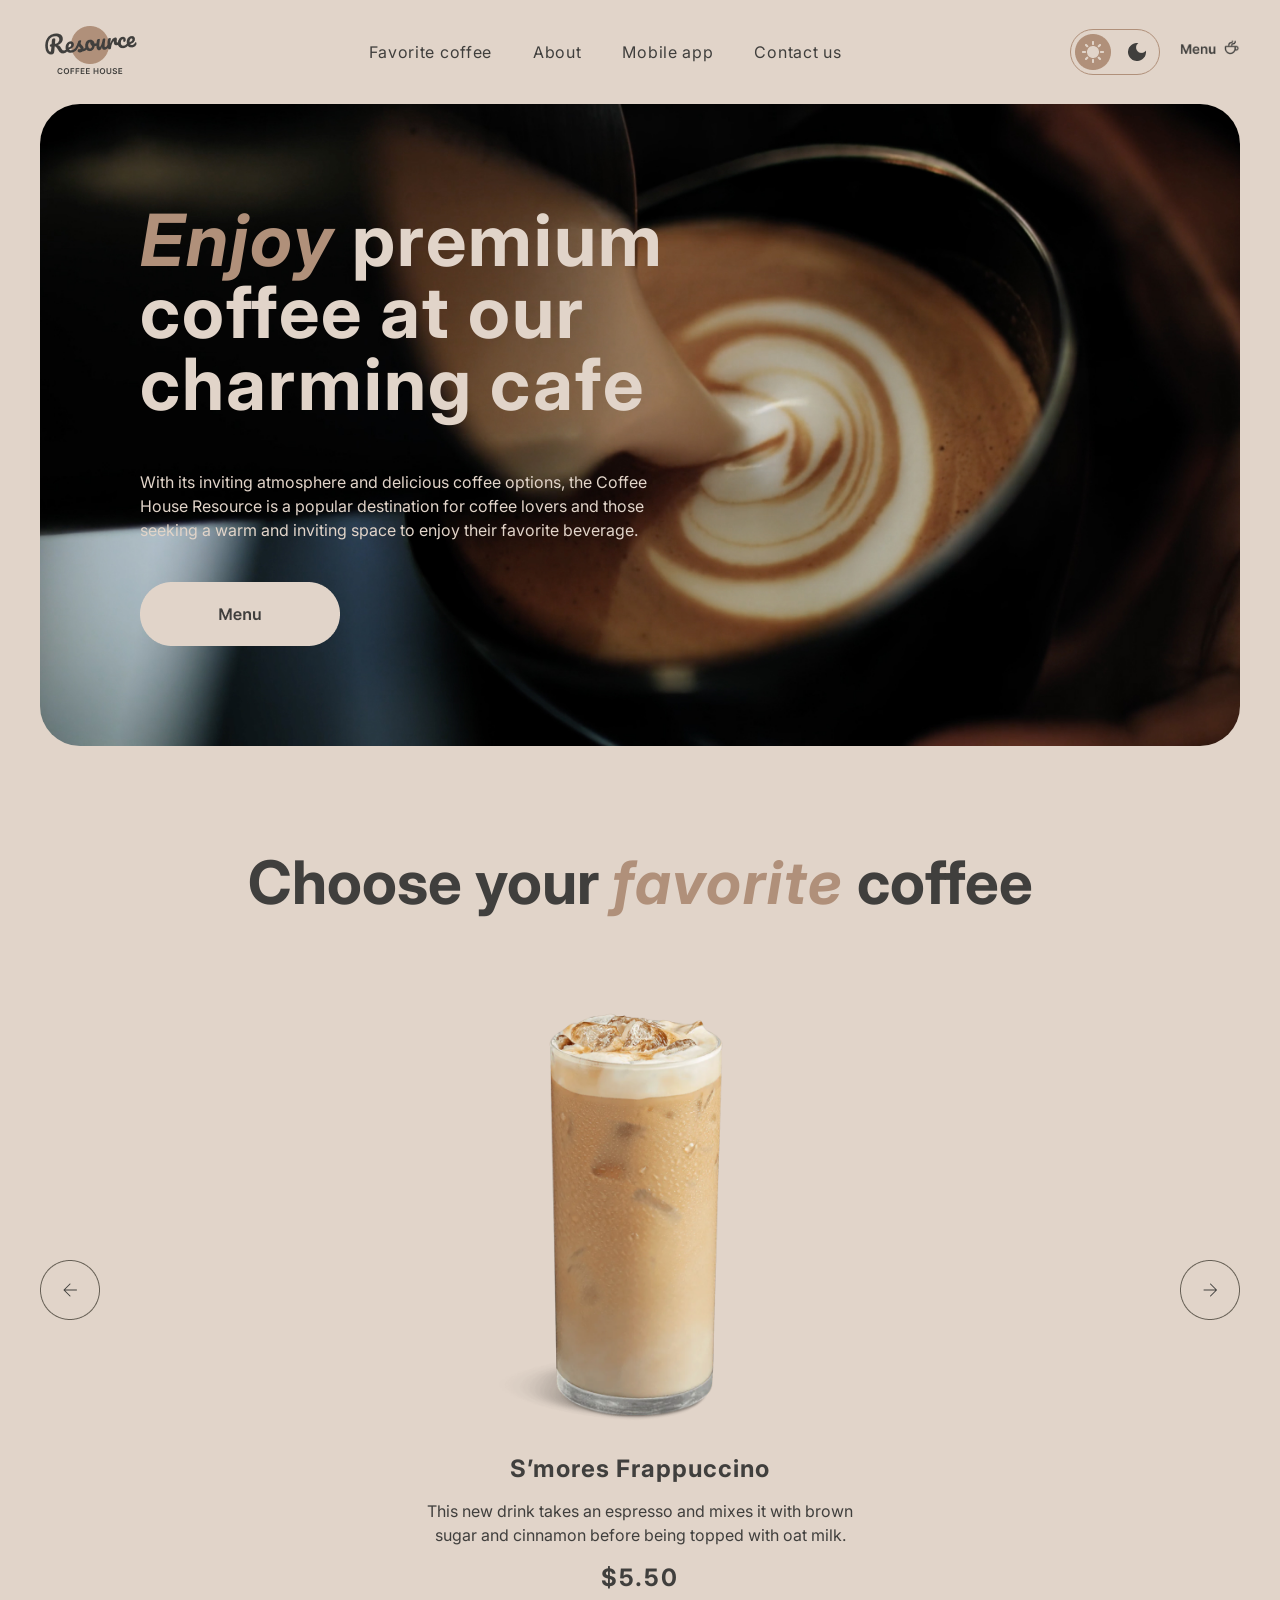
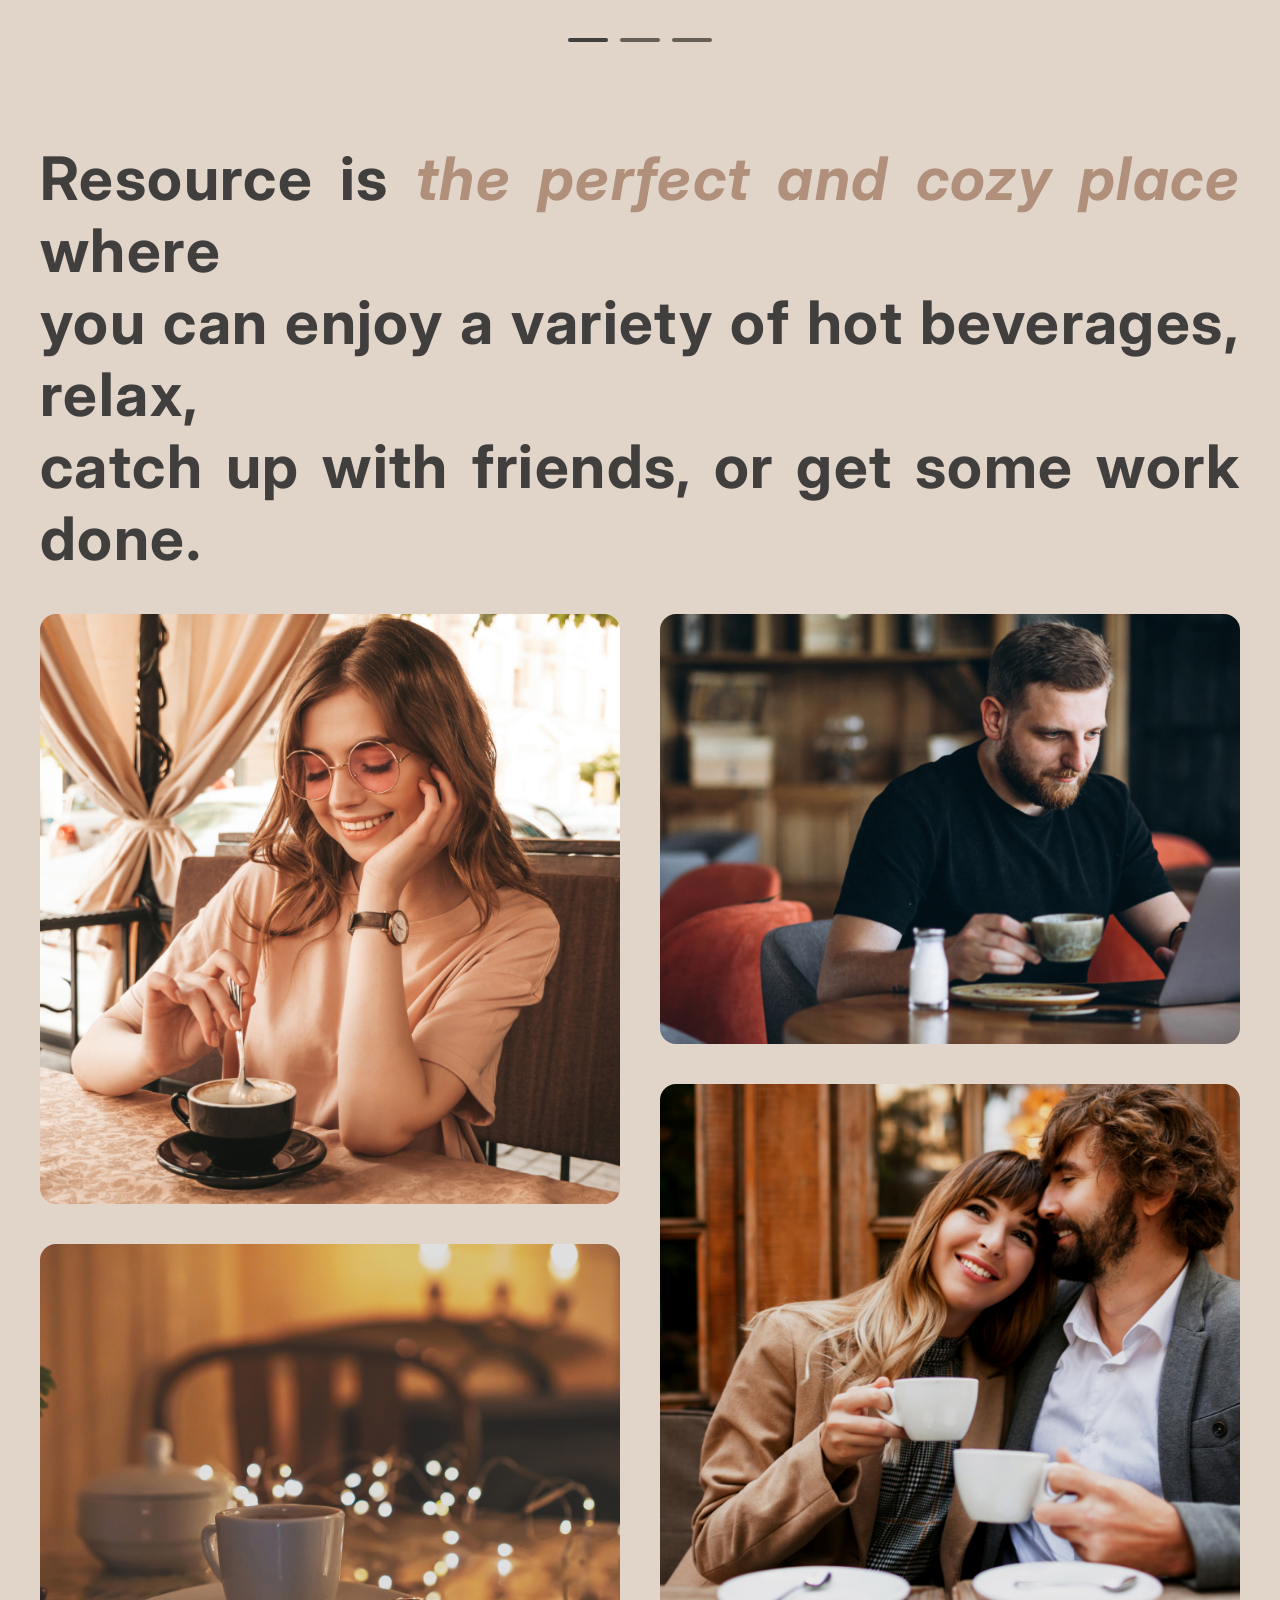
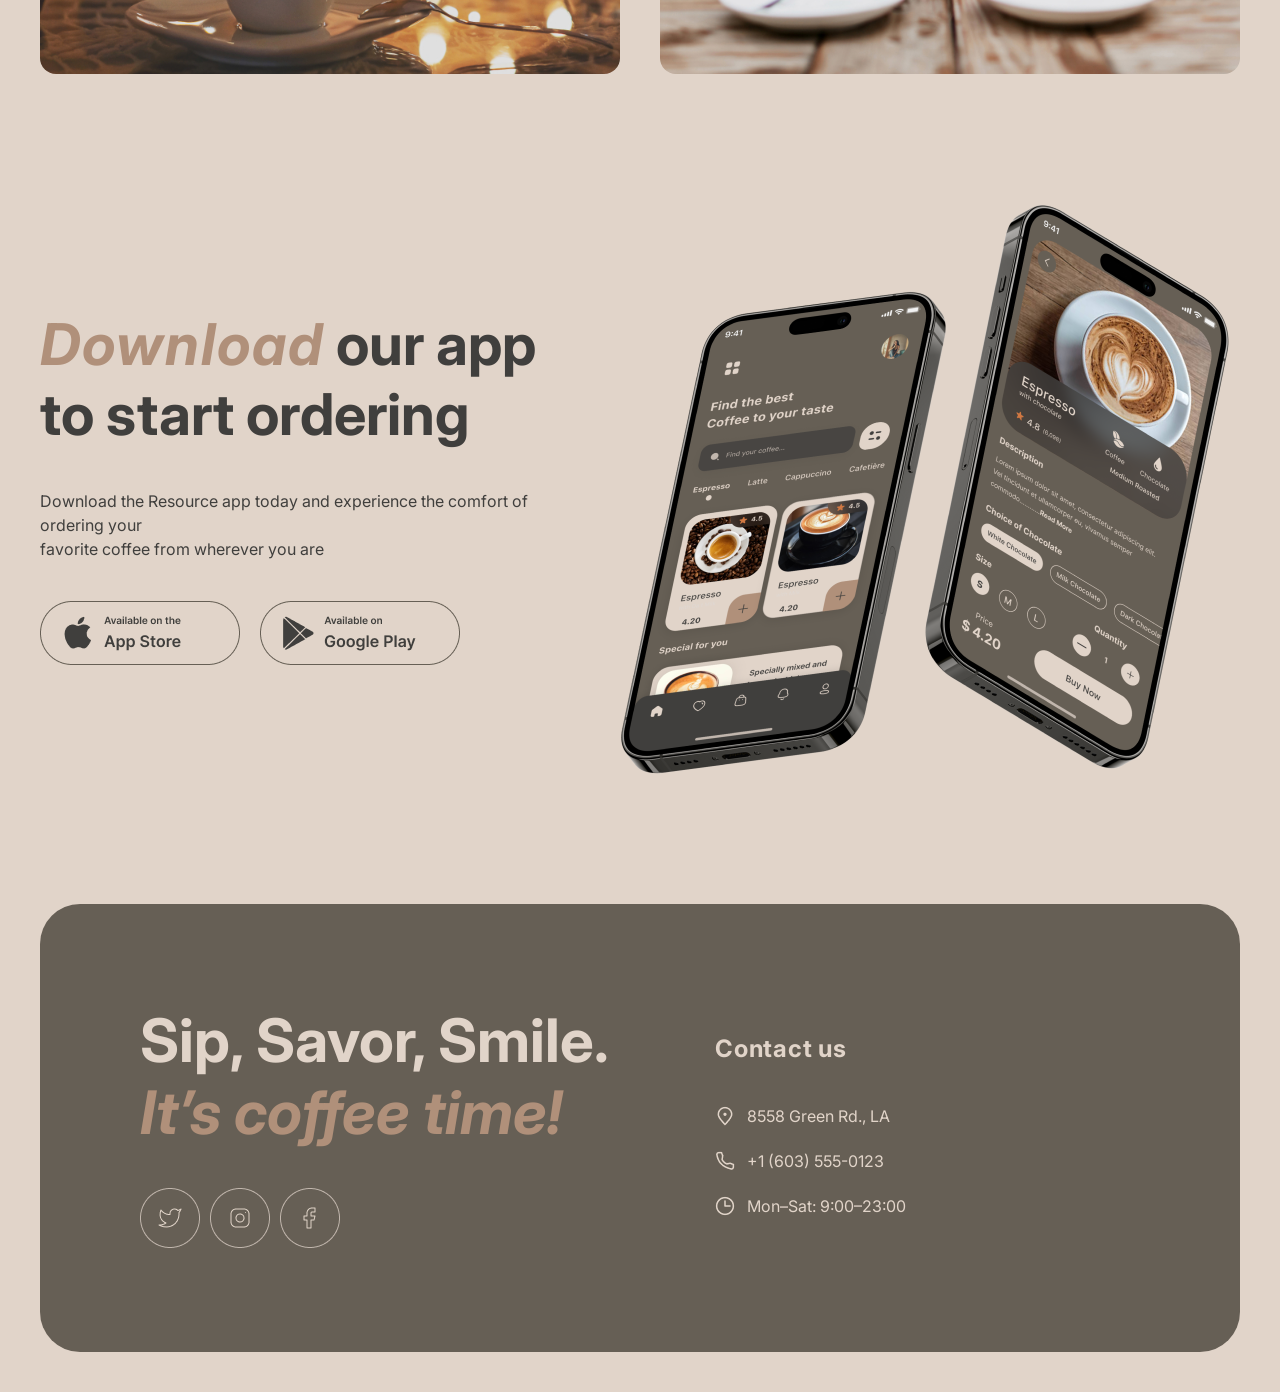
<file: index.html>
<!DOCTYPE html>
<html lang="en">

<head>
    <meta charset="UTF-8">
    <meta name="viewport" content="width=device-width, initial-scale=1.0">
    <title>Resource</title> 
    <link rel="icon" href="./img/logo.png" type="image/png">
    <link rel="stylesheet" href="style.css">
    <script src="./script.js" defer></script>
    <link rel="preconnect" href="https://fonts.googleapis.com">
<link rel="preconnect" href="https://fonts.gstatic.com" crossorigin>
<link href="https://fonts.googleapis.com/css2?family=Inter:ital,opsz,wght@0,14..32,100..900;1,14..32,100..900&display=swap" rel="stylesheet">
</head>

<body class="page">
    <header>
        <div class="wrapper header">
        <a href="./index.html">
            <img src="./img/logo-light.png" alt="resource coffee house" class="logo-img_light">
            <img src="./img/logo-dark.png" alt="resource coffee house" class="logo-img_dark">
        </a>
        <nav class="header_nav">
            <ul class="header_list">
                <li class="header_item">
                    <a href="#coffee" class="link">Favorite coffee</a>
                </li>
                <li class="header_item">
                    <a href="#about" class="link">About</a>
                </li>
                <li class="header_item">
                    <a href="#app" class="link">Mobile app</a>
                </li>
                <li class="header_item">
                    <a href="#contact" class="link">Contact us</a>
                </li>
            </ul>
            <div class="menu_nav_cup">
                <img src="./img/coffee-menu.png" class="nav-cup-light" alt="coffee cup decor">
                <img src="./img/coffee-menu-1.png" class="nav-cup-dark" alt="coffee cup decor">
            </div>
        </nav>
            <div class="button_header">
                <div class="change_dark">
                    <div class="theme-icon-container">
                        <img src="./img/Light.png" alt="active sun" class="sun-active">
                        <img src="./img/Light-sun.png" alt="inactive sun" class="sun-inactive">
                    </div>
                    <div class="theme-icon-container">
                        <img src="./img/Dark-1.png" alt="inactive moon" class="moon-inactive">
                        <img src="./img/Dark.png" alt="active moon" class="moon-active">
                    </div>
                </div>
                <button class="menu_button">
                    <img src="./img/coffee-menu.png" class="light-arrow cup-light" alt="menu">
                    <img src="./img/coffee-menu-1.png" class="dark-arrow cup-dark" alt="menu">
                    
                    <img src="./img/button-icon-burger.png" class="burger icon-burger burger-light" alt="menu">
                    <img src="./img/State=default2.png" class="burger icon-burger burger-dark" alt="menu">
                    
                    <img src="./img/close_burger_lihgt.png" class="burger close-light" alt="close menu">
                    <img src="./img/close_burger_dark.png" class="burger close-dark" alt="close menu">
                </button>
            </div>
        </div>
    </header>

    <main>
        <section class="main_photo">
            <h1><span class="enjoy">Enjoy</span> premium coffee at our charming cafe</h1>
            <p>With its inviting atmosphere and delicious coffee options, the Coffee <br class="show_in_tablet">House Resource is a popular destination for coffee lovers and those <br class="show_in_tablet">seeking a warm and inviting space to enjoy their favorite beverage.</p>
            <a href="catalog.html" class="button_menu">
                <img src="./img/State=default-1.png" alt="menu" class="logo-img_dark">
                <img src="./img/State=hover-1.png" alt="menu" class="logo-img_light">
                <img src="./img/State=default.png" alt="menu" class="logo-img_dark-theme">
                <img src="./img/State=hover.png" alt="menu" class="logo-img_light-theme">
            </a>
        </section>

        <section class="section_menu" id="coffee">
            <h2>Choose your <span class="favorite">favorite</span> coffee</h2>
            <div class="menu_block">

                <button class="go_back_btn slider_btn" aria-label="Previous slide">
                    <img src="./img/button-icon-dark.png" class="go_back light-arrow" alt="go back">
                    <img src="./img/button-icon-dark_.png" class="go_back dark-arrow" alt="go back">
                </button>

                <div class="slider-window">
                    <div class="slider-track">

                        <div class="choose_coffee">
                            <img src="./img/coffee-slider-1.png" class="frappuccino" alt="Frappuccino">
                            <h3 class="h3_margin">S’mores Frappuccino</h3>
                            <p class="p_dark">This new drink takes an espresso and mixes it with brown <br class="show_in_pk">sugar and cinnamon before being topped with oat milk.</p>
                            <h3>$5.50</h3>
                        </div>

                        <div class="choose_coffee">
                            <img src="./img/coffee-slider-2.png" class="frappuccino" alt="Caramel Macchiato">
                            <h3 class="h3_margin">Caramel Macchiato</h3>
                            <p class="p_dark">Fragrant and unique classic espresso with rich caramel-peanut syrup, with cream under whipped thick foam.</p>
                            <h3>$5.00</h3>
                        </div>

                        <div class="choose_coffee">
                            <img src="./img/coffee-slider-3.png" class="frappuccino" alt="Ice coffee">
                            <h3 class="h3_margin">Ice coffee</h3>
                            <p class="p_dark">A popular summer drink that tones and invigorates. Prepared from coffee, milk and ice.</p>
                            <h3>$4.50</h3>
                        </div>

                    </div>

                    
                </div>

                <button class="go_ahead_btn slider_btn" aria-label="Next slide">
                    <img src="./img/button-icon-dark-1.png" class="go_ahead light-arrow" alt="go ahead">
                    <img src="./img/button-icon-dark-1_.png" class="go_ahead dark-arrow" alt="go ahead">
                </button>

                <div class="menu_slider">
                    <div class="slider-dot active"></div>
                    <div class="slider-dot"></div>
                    <div class="slider-dot"></div>
                </div>
            </div>
        </section>

        <section class="about_main" id="about">
            <h2 class="h2_long">Resource is <span class="perfect">the <br class="show_in_mob">perfect and cozy <br class="show_in_mob">place</span> where <br class="show_in_pk">you can <br class="show_in_mob">enjoy a variety of hot <br class="show_in_mob">beverages, relax, 
                <br class="show_in_pk"><br class="show_in_mob">catch up with friends, <br class="show_in_tablet"><br class="show_in_mob">or get some work <br class="show_in_mob">done.</h2>
                <div class="about">
                    <div class="first_col_photo">
                        <img src="./img/about-1.jpg" class="img_tall" alt="woman enjoy">
                        <img src="./img/about-2.jpg" class="img_short" alt="coffee cup">
                    </div>
                    <div class="second_col_photo">
                        <img src="./img/about-3.jpg" class="img_short" alt="man work">
                        <img src="./img/about-4.jpg" class="img_tall" alt="dating">
                    </div>
                </div>
        </section>

        <section class="app" id="app">
            <div class="download_app">
                <h2 class="h2_left"><span class="favorite">Download</span> our app <br class="show_in_mob"><br class="show_in_tablet"><br class="show_in_pk">to start ordering</h2>
                <p class="p_dark">Download the Resource app today and experience the comfort of ordering your <br>favorite coffee from wherever you are</p>
                <div class="app_button">
                    <a href="https://www.apple.com/store">
                        <img src="./img/State=default1.png" alt="app store" class="logo-img_light">
                        <img src="./img/State=hover1.png" alt="app store" class="logo-img_dark">
                    </a>
                    <a href="https://store.google.com/">
                        <img src="./img/google_light.png" alt="google app store" class="logo-img_light">
                        <img src="./img/google_dark.png" alt="google app store" class="logo-img_dark">
                    </a>
                </div>
            </div>
            <img src="./img/mobile-screens.png" alt="mobile app looks" class="mobile_looks">
        </section>
    </main>

    <footer class="wrapper footer" id="contact">
        <div class="foot_left">
            <h2 class="h2_light">Sip, Savor, Smile.</h2>
            <h2 class="h2_dark">It’s coffee time!</h2>
            <div class="social_media">
                <a href="https://x.com/">
                    <img src="./img/button-icon-light.png" alt="twitter">
                </a>
                <a href="https://www.instagram.com/">
                    <img src="./img/button-icon-light-1.png" alt="instagram">
                </a>
                <a href="https://www.facebook.com/">
                    <img src="./img/button-icon-light-2.png" alt="facebook">
                </a>
            </div>
            </div>
        <div class="foot_right">
            <h3 class="h3_light">Contact us</h3>
            <div class="contact_item">
                <img src="./img/pin-alt.png" alt="location">
                <p>8558 Green Rd.,  LA</p>
            </div>
            <div class="contact_item">
                <img src="./img/phone.png" alt="phone">
                <p>+1 (603) 555-0123</p>
            </div>
            <div class="contact_item">
                <img src="./img/clock.png" alt="working time">
                <p class="p_foot">Mon–Sat: 9:00–23:00</p>
            </div>
        </div>
    </footer>
</body>

</html>
</file>
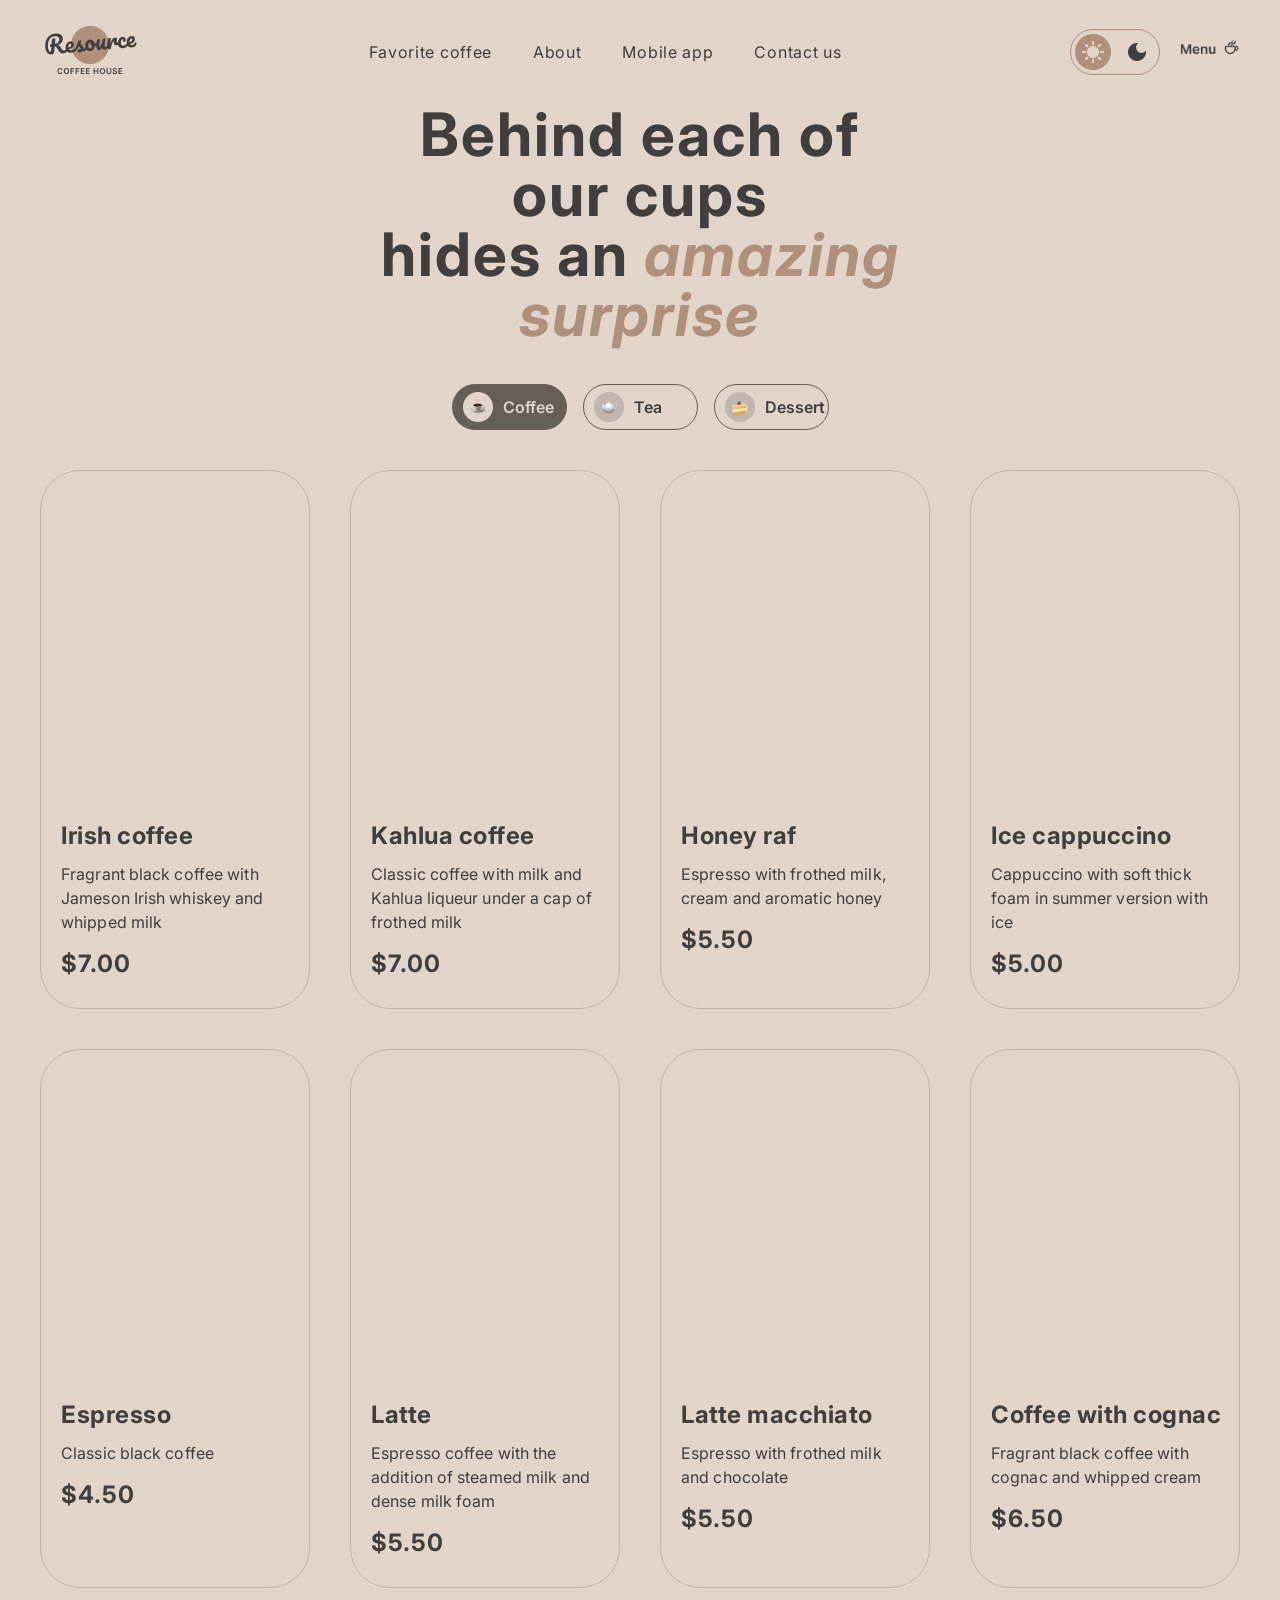
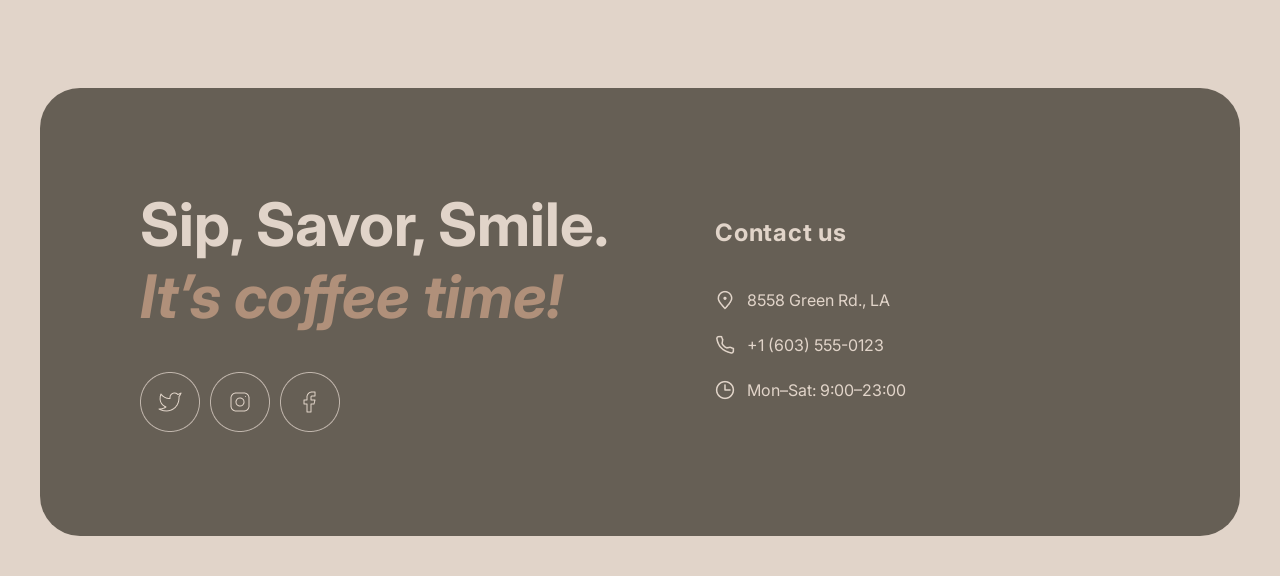
<file: catalog.html>
<!DOCTYPE html>
<html lang="en">

<head>
    <meta charset="UTF-8">
    <meta name="viewport" content="width=device-width, initial-scale=1.0">
    <title>Resource</title> 
    <link rel="icon" href="./img/logo.png" type="image/png">
    <link rel="stylesheet" href="style.css">
    <script src="./script.js" defer></script>
    <link rel="preconnect" href="https://fonts.googleapis.com">
<link rel="preconnect" href="https://fonts.gstatic.com" crossorigin>
<link href="https://fonts.googleapis.com/css2?family=Inter:ital,opsz,wght@0,14..32,100..900;1,14..32,100..900&display=swap" rel="stylesheet">
</head>

<body class="page">
    <header>
        <div class="wrapper header">
        <a href="./index.html">
            <img src="./img/logo-light.png" alt="resource coffee house" class="logo-img_light">
            <img src="./img/logo-dark.png" alt="resource coffee house" class="logo-img_dark">
        </a>
        <nav class="header_nav">
            <ul class="header_list">
                <li class="header_item">
                    <a href="./index.html#coffee" class="link">Favorite coffee</a>
                </li>
                <li class="header_item">
                    <a href="./index.html#about" class="link">About</a>
                </li>
                <li class="header_item">
                    <a href="./index.html#app" class="link">Mobile app</a>
                </li>
                <li class="header_item">
                    <a href="#contact" class="link">Contact us</a>
                </li>
            </ul>
            <div class="menu_nav_cup">
                <img src="./img/coffee-menu.png" class="nav-cup-light" alt="coffee cup decor">
                <img src="./img/coffee-menu-1.png" class="nav-cup-dark" alt="coffee cup decor">
            </div>
        </nav>
            <div class="button_header">
                <div class="change_dark">
                    <div class="theme-icon-container">
                        <img src="./img/Light.png" alt="active sun" class="sun-active">
                        <img src="./img/Light-sun.png" alt="inactive sun" class="sun-inactive">
                    </div>
                    <div class="theme-icon-container">
                        <img src="./img/Dark-1.png" alt="inactive moon" class="moon-inactive">
                        <img src="./img/Dark.png" alt="active moon" class="moon-active">
                    </div>
                </div>
                <button class="menu_button">
                    <img src="./img/coffee-menu.png" class="light-arrow cup-light" alt="menu">
                    <img src="./img/coffee-menu-1.png" class="dark-arrow cup-dark" alt="menu">
                    
                    <img src="./img/button-icon-burger.png" class="burger icon-burger burger-light" alt="menu">
                    <img src="./img/State=default2.png" class="burger icon-burger burger-dark" alt="menu">
                    
                    <img src="./img/close_burger_lihgt.png" class="burger close-light" alt="close menu">
                    <img src="./img/close_burger_dark.png" class="burger close-dark" alt="close menu">
                </button>
            </div>
        </div>
    </header>

    <main>
        <section class="title_catalog">
            <h1 class="catalog-title">Behind each of our <br class="show_in_tablet">cups <br class="show_in_pk">hides an <span class="favorite">amazing surprise</span></h1>
            <div class="slider_catalog">
                <button class="coffee_tea_dessert active" data-category="coffee">
                    <img src="./img/icon.png" alt="coffee">
                    <h2 class="p_h2_dark">Coffee</h2>
                </button>

                <button class="coffee_tea_dessert" data-category="tea">
                    <img src="./img/icon-1.png" alt="tea">
                    <p class="p_h2_dark">Tea</p>
                </button>
    
                <button class="coffee_tea_dessert" data-category="dessert">
                    <img src="./img/icon-3.png" alt="dessert">
                    <p class="p_h2_dark">Dessert</p>
                </button>
            </div>
        </section>

        <section class="menu_products_grid" id="products-container">
            
        </section> 

        <button class="show_more_btn" id="load-more-btn">
            <img src="./img/show_more.png" alt="show more">
        </button>
    </main>

        <footer class="wrapper footer" id="contact">
            <div class="foot_left">
                <h2 class="h2_light">Sip, Savor, Smile.</h2>
                <h2 class="h2_dark">It’s coffee time!</h2>
                <div class="social_media">
                    <a href="https://x.com/">
                        <img src="./img/button-icon-light.png" alt="twitter">
                    </a>
                    <a href="https://www.instagram.com/">
                        <img src="./img/button-icon-light-1.png" alt="instagram">
                    </a>
                    <a href="https://www.facebook.com/">
                        <img src="./img/button-icon-light-2.png" alt="facebook">
                    </a>
                </div>
                </div>
            <div class="foot_right">
                <h3 class="h3_light">Contact us</h3>
                <div class="contact_item">
                    <img src="./img/pin-alt.png" alt="location">
                    <p>8558 Green Rd.,  LA</p>
                </div>
                <div class="contact_item">
                    <img src="./img/phone.png" alt="phone">
                    <p>+1 (603) 555-0123</p>
                </div>
                <div class="contact_item">
                    <img src="./img/clock.png" alt="working time">
                    <p class="p_foot">Mon–Sat: 9:00–23:00</p>
                </div>
            </div>
        </footer>

        <div class="modal-overlay" id="product-modal">
            <div class="modal-content">
                
                <div class="modal-body" id="modal-body-content">
                </div>
            </div>
        </div>

</body>
</html>
</file>
<file: style.css>
ul, ol {
    list-style: none;
}

a { 
    color: inherit;
    text-decoration: none;
    letter-spacing: 0.7px;
}

:root {
    --bg-page: #E1D4C9;      
    --text-main: #403F3D;  
    --text-light: #665F55; 
}

.dark-theme {
    --bg-page: #211F1D;      
    --text-main: #E1D4C9;   
    --text-light: #C1B3A8;   
}

html{
    box-sizing: border-box;
    font-family: "Inter", sans-serif;
    font-optical-sizing: auto;
    font-weight: 400;
    font-style: normal;
    scroll-behavior: smooth;
}

.page {
    background-color: var(--bg-page);
    color: var(--text-main);
    width: 100%;
    max-width: 1440px;
    margin: 0 auto;
    padding: 0 40px;
    box-sizing: border-box;
}

body.no-scroll {
    overflow: hidden;
}

h1, h2, h3, .h2_left, p {
    color: var(--text-main);
}

.p_dark {
    color: var(--text-main);
}


                /* start header */

.header {
    display: flex;
    width: 100%;
    flex-direction: row;
    align-items: center;
    justify-content: space-between;
    padding: 20px 0;
    box-sizing: border-box;
}

.header_nav {
    margin-right: 0 auto;
}

.header_list {
    display: flex;
    flex-direction: row;
    align-items: center;
    gap: clamp(16px, 3.2vw, 45px); 
    margin: 0;
    padding: 0;
}

.change_dark {
    display: flex;
    border: 1px solid #B0907A;
    border-radius: 60px;
    align-items: center;
    gap: 8px;
    padding: 4px;
    text-align: center;
    cursor: pointer;
    user-select: none;
}

.button_header {
    display: flex;
    align-items: center;
    gap: 20px;
}

.menu_button{
    background: transparent;
    border: none;
    padding: 0;
    pointer-events: none; 
    cursor: default;
}

@media (min-width: 770px) {
    .burger {
        display: none;
    }
}

@media (max-width: 769px) {
    .page {
        display: flex;
        flex-direction: column;
        padding: 20px 40px;
        width: 100%;
        box-sizing: border-box;
    }
    
    .header {
        width: 100%;
        height: 60px;
        display: flex;
        flex-direction: row;
        justify-content: space-between;
        align-items: center;
        position: relative; 
    }
    
    header .header_nav {
        display: none; 
    }

    header .header_nav.is-open {
        display: flex;
        position: fixed;
        top: 80px;
        left: 0;
        right: 0;
        bottom: 0;
        width: 100%;
        height: calc(100vh - 80px);
        background-color: var(--bg-page);
        flex-direction: column;
        align-items: center;
        justify-content: flex-start;
        padding-top: 40px;
        padding-bottom: 30px;
        z-index: 9999;
        box-sizing: border-box;
    }
    
    .header_list {
        flex-direction: column;
        gap: 60px;
        margin: 0;
        padding: 0;
    }
    
    .header_list .link {
        font-size: 32px;
        font-weight: 600;
        display: block;
        color: var(--text-main);
    }
    
    body.no-scroll {
        overflow: hidden;
    }
    .menu_button {
        pointer-events: auto; 
        cursor: pointer;
    }
    .menu_button .icon-burger {
        display: inline-block;
    }
    .menu_button .icon-close {
        display: none;
    }
    .menu_button.is-open .icon-burger {
        display: none;
    }
    .menu_button.is-open .icon-close {
        display: inline-block;
    }
}

    
    @media (max-width: 381px) {
        .page {
            display: flex;
            flex-direction: column;
            padding: 20px 16px;
            width: 100%;
            box-sizing: border-box;
        }
}

.logo-img_dark {
    display: none;
}
.dark-theme .logo-img_light {
    display: none;
}
.dark-theme .logo-img_dark {
    display: block;
}

.sun-active { display: block; }
.sun-inactive { display: none; }
.moon-active { display: none; }
.moon-inactive { display: block; }

.dark-theme .sun-active { display: none; }
.dark-theme .sun-inactive { display: block; }
.dark-theme .moon-active { display: block; }
.dark-theme .moon-inactive { display: none; }

.theme-icon-container .dark-arrow,
.slider_catalog .dark-arrow,
.menu_block .dark-arrow {
    position: absolute;
    visibility: hidden;
    opacity: 0;
}

.theme-icon-container .light-arrow,
.slider_catalog .light-arrow,
.menu_block .light-arrow {
    position: static;
    visibility: visible;
    opacity: 1;
    width: 60px;
    height: auto;
}

.dark-theme .theme-icon-container .light-arrow,
.dark-theme .slider_catalog .light-arrow,
.dark-theme .menu_block .light-arrow {
    position: absolute;
    visibility: hidden;
    opacity: 0;
}

.dark-theme .theme-icon-container .dark-arrow,
.dark-theme .slider_catalog .dark-arrow,
.dark-theme .menu_block .dark-arrow {
    position: static;
    visibility: visible;
    opacity: 1;
    width: 60px;
    height: auto;
}

                /* start first block */

.main_photo {
    display: flex;
    background-image: url("./img/img-hero.jpg");
    background-position: center;
    background-size: cover;
    background-repeat: no-repeat;
    border-radius: 40px;
    flex-direction: column;
    justify-content: center;
    align-items: flex-start;
    gap: 40px;
    width: 100%;
    height: 100%;
    padding-bottom: 100px;
    padding-top: 100px;
    padding-left: 100px;
    box-sizing: border-box;
}

.main_photo p {
    color: #E1D4C9; 
}

p {
    font-family: "Inter", sans-serif;
    font-size: 16px;
    font-weight: normal;
    color: var(--text-main);
    line-height: 1.5;
    max-width: 550px;
}

.p_dark {
    width: 100%;
    margin: 0;
    color: var(--text-main); 
}

h1 {
    font-family: "Inter", sans-serif;
    font-size: 72px;
    /* font-size: clamp(42px, 5vw, 72px); */
    font-style: bold;
    color: #e1d4c9;
    line-height: 1.0;
    margin: 0;
    letter-spacing: 2px;
    margin-bottom: 10px;
    max-width: 550px;
}

.enjoy {
    color: #B0907A;
    font-style: italic;
}

p {
    font-family: "Inter", sans-serif;
    font-size: 16px;
    font-weight: normal;
    color: #E1D4C9;
    margin: 0;
    line-height: 1.5;
    max-width: 550px;
}

.button_menu img {
    display: none;
    width: 200px;
    height: 64px;
}

.button_menu .logo-img_dark {
    display: block;
}

.button_menu .logo-img_light,
.button_menu .logo-img_dark-theme,
.button_menu .logo-img_light-theme {
    display: none;
}
.button_menu .logo-img_dark {
    display: block;
}

.button_menu:hover .logo-img_dark {
    display: none;
}
.button_menu:hover .logo-img_light {
    display: block;
}

.dark-theme .button_menu .logo-img_dark,
.dark-theme .button_menu .logo-img_light,
.dark-theme .button_menu .logo-img_light-theme {
    display: none;
}
.dark-theme .button_menu .logo-img_dark-theme {
    display: block;
}

.dark-theme .button_menu:hover .logo-img_dark-theme {
    display: none;
}
.dark-theme .button_menu:hover .logo-img_light-theme {
    display: block;
}

.menu_nav_cup {
    display: none;
}

@media (max-width: 769px) {
    h1 {
        font-family: 'Inter', sans-serif;
        font-weight: 600;     
        font-style: normal;  
        font-size: 42px !important;    
        line-height: 1.15;    
        letter-spacing: normal;
        max-width: 316px;    
        width: 100%;
        height: auto;  
    }

    .main_photo {
        display: flex;
        flex-direction: column; 
        width: 100%;
        box-sizing: border-box;
        margin-top: 20px;
        padding: 60px 16px; 
        gap: 40px;
    }

    .main_photo p {
        max-width: 570px;
    }

    .main_text {
        gap: 40px;
        padding-top: 20px;
        padding-left: 1px;
        padding-right: 15px;
        padding-bottom: 0;
        height: auto;
        width: 100%;
        display: flex;
        flex-direction: column;
        justify-content: flex-start; 
        align-items: flex-start;
        box-sizing: border-box;
    }

    .header_nav {
        display: none; 
    }

    .header_nav.is-open {
        display: flex;
        position: fixed;
        top: 80px; 
        left: 0;
        right: 0;
        bottom: 0;
        width: 100%;
        height: calc(100vh - 80px);
        background-color: var(--bg-page);  
        flex-direction: column;
        align-items: center;
        padding-top: 60px;
        padding-bottom: 40px; 
        z-index: 9999;
    }

.header_list {
        flex-direction: column;
        gap: 40px;
        margin: 0;
        padding: 0;
    }

    .header_list .link {
        font-size: 32px;
        font-weight: 600;
        display: block;
        color: var(--text-main);
    }

    body.no-scroll {
        overflow: hidden;
    }

    .menu_nav_cup {
        display: block; 
        margin-top: 60px; 
        align-self: center;
        text-align: center;
    }

    .menu_nav_cup img {
        width: 100px; 
        height: auto;
        display: none;
    }

    .menu_nav_cup img.nav-cup-light {
        display: inline-block;
    }
    .menu_nav_cup img.nav-cup-dark {
        display: none;
    }

    .dark-theme .menu_nav_cup img.nav-cup-light {
        display: none;
    }
    .dark-theme .menu_nav_cup img.nav-cup-dark {
        display: inline-block;
    }

    button.menu_button .burger {
        width: 44px;
        height: 44px;
        display: none; 
        position: static;
        visibility: visible;
        opacity: 1;
    }

    button.menu_button img.cup-light,
    button.menu_button img.cup-dark {
        display: none;
    }

    button.menu_button img.burger-light {
        display: inline-block;
    }
    
    .dark-theme button.menu_button img.burger-light { 
        display: none; 
    }
    .dark-theme button.menu_button img.burger-dark { 
        display: inline-block; 
    }
    
    button.menu_button.is-open img.burger-light,
    button.menu_button.is-open img.burger-dark {
        display: none;
    }

    button.menu_button.is-open img.close-light {
        display: inline-block;
    }

    .dark-theme button.menu_button.is-open img.close-light { 
        display: none; 
    }
    .dark-theme button.menu_button.is-open img.close-dark { 
        display: inline-block; 
    }
}

@media (min-width: 770px) {
    button.menu_button img.burger-light,
    button.menu_button img.burger-dark,
    button.menu_button img.close-light,
    button.menu_button img.close-dark {
        display: none;
    }

    button.menu_button img.cup-light {
        display: inline-block;
        width: 60px;
        height: auto;
    }
    button.menu_button img.cup-dark {
        display: none;
    }

    .dark-theme button.menu_button img.cup-light {
        display: none;
    }
    .dark-theme button.menu_button img.cup-dark {
        display: inline-block;
        width: 60px;
        height: auto;
    }
}


                /* start menu block */

.section_menu {
    margin: 100px 0;
}

.menu_block {
    display: flex;
    flex-direction: row;
    justify-content: space-between;
    align-items: center;
    width: 100%;
    max-width: 1440px;
    margin: 70px auto;
    position: relative;
    padding-bottom: 50px;
    height: auto;
}

.slider-window {
    width: 100%;
    max-width: 480px; 
    overflow: hidden; 
}

h2 {
    font-family: "Inter", sans-serif;
    font-size: 60px;
    font-weight: bold;
    color: #403F3D;
    margin: 0;
    text-align: center;
    color: var(--text-main);
}

h3 {
    font-family: "Inter", sans-serif;
    font-size: 24px;
    font-weight: bold;
    color: #403F3D;
    margin: 0;
    text-align: center;
    gap: 16px;
    letter-spacing: 2px;
    color: var(--text-main);
}

.h3_margin {
    letter-spacing: 1px;
    color: var(--text-main);
}

.favorite {
    color: #B0907A;
    font-style: italic;
    letter-spacing: 2px;
}

.go_back, .go_ahead {
    display: block;
    width: 60px;
    height: auto;
    cursor: pointer;
    margin: 0;
}

.go_back {
    justify-content: left;
} 

.go_ahead {
    justify-content: right;
}

.choose_coffee {
    display: flex;
    min-width: 100%;
    box-sizing: border-box;
    flex-direction: column;
    align-items: center;   
    text-align: center;
    width: 100%;
    max-width: 520px;
    gap: 16px;
}

.slider_btn {
    background-color: transparent;
    border: none;
    padding: 0;
    cursor: pointer;
    display: flex;
    align-items: center;
    justify-content: center;
}

.menu_slider {
    display: flex;
    justify-content: center;
    gap: 12px;
    position: absolute;
    bottom: 0; 
    left: 50%;
    transform: translateX(-50%); 
    opacity: 1;
}

.slider-dot {
    width: 40px;
    height: 4px;
    background-color: var(--text-light); 
    border-radius: 2px;
    transition: background-color 0.3s ease;
}

.slider-dot.active {
    background-color: var(--text-main);
}

.p_dark{
    color: #403F3D;
    width: 100%;
    margin: 0;
    color: var(--text-main);
}

.frappuccino {
    width: 100%;
    max-width: 450px;
    height: auto;
}

.menu_slider {
    position: absolute;
    bottom: 0;
    left: 50%;
    transform: translateX(-50%);
    display: flex;
    gap: 12px;
    justify-content: center;
} 

.slider-track {
    display: flex;
    flex-direction: row;
    width: 100%;
    transition: transform 0.5s ease-in-out; 
}

@media (max-width: 381px) {
    .menu_block {
        margin-bottom: 0;
    }
}

@media (max-width: 769px) {
    .section_menu {
        margin-bottom: 0;
    }
    .menu_block {
        padding-bottom: 60px;
        padding-top: 10px;
        margin-bottom: 85px;
    }
}

@media (max-width: 381px) {
    .section_menu{
        padding-top: 100px;
        margin: 0;
    }
    .section_menu h2 {
        font-size: 32px;
        padding-bottom: 40px;
    }
    .menu_block {
        max-height: 580px;
        width: 100%;
        margin-bottom: 0;
        margin-top: 0;
        padding-bottom: 40px;
    }
    .slider_btn {
        display: none;
    }
    .frappuccino {
        height: 348px;
        width: 100%;
    }
    .h3_margin{
        color: var(--text-main);
    }
    .choose_coffee {
        display: flex;
        flex-direction: column;
        align-items: center;
        width: 100%;
    }
    .show_in_pk {
        display: none;
    }
}



                /* start block with photo*/

.perfect {
    color: #B0907A;
    font-style: italic;
}

.about_main {
    display: flex;
    flex-direction: column;
    gap: 40px;
    box-sizing: border-box;
    max-width: 1440px;
}

.h2_long {
    letter-spacing: 1.4px;
    width: 100%;
    margin: 0;
    text-align: justify;
    color: var(--text-main); 
}

.about {
    display: flex;
    justify-content: space-between;
    gap: 40px;
    width: 100%;
    max-width: 1440px;
    margin: 0 auto;
}

.first_col_photo,
.second_col_photo {
    display: flex;
    flex-direction: column;
    gap: 40px;
    width: calc(50% - 20px);
}

.first_col_photo img,
.second_col_photo img {
    border-radius: 16px;
    width: 100%;
    object-fit: cover;
}

.img_tall {
    height: 590px;        
    aspect-ratio: 1 / 1.25;
}

.img_short {
    max-height: 430px;           
    height: auto;
    aspect-ratio: 1 / 0.9;
}

@media (min-width: 770px) {
    .about_main .show_in_pk {
        display: inline;
    }
    .about_main .show_in_tablet, .about_main .show_in_mob {
        display: none;
    }
}

@media (max-width: 769px) {
    .about_main {
        display: flex;
        flex-direction: column;
        gap: 40px;
        padding: 0;
        margin: 0;
    }
    .h2_long {
        font-size: 60px;
        letter-spacing: 0%;
        line-height: 1.2; 
        text-align: left;
        color: var(--text-main);
    }
    .about {
        display: flex;
        flex-direction: column;
    }
    .first_col_photo, .second_col_photo {
        width: 100% !important;
    }
    .img_tall {
        height: 590px !important; 
        width: 100% !important;   
        object-fit: cover !important;
    }
    .about_main .show_in_tablet {
        display: inline;
    }
    .img_short, .about_main .show_in_pk, .about_main .show_in_mob{
        display: none;
    }
}

@media (max-width: 381px) {
    .about_main {
        display: flex;
        flex-direction: column;
        gap: 40px;
        margin: 0;
        padding-bottom: 100px;
        padding-top: 100px;
    }
    .h2_long {
        font-size: 32px;
        letter-spacing: 0%;
        text-align: left;
        color: var(--text-main);
        gap: 40px;
    }
    .about {
        display: flex;
        flex-direction: column;
    }
    .first_col_photo, .second_col_photo {
        width: 100% !important;
    }
    .img_tall {
        height: 590px !important; 
        width: 100% !important;   
        object-fit: cover !important;
    }
    .about_main .show_in_mob {
        display: inline;
    }
    .img_short, .about_main .show_in_pk, .about_main .show_in_tablet{
        display: none;
    }
}

                /* start app block */

.app {
    display: flex;
    justify-content: space-between;
    box-sizing: border-box;
    max-width: 1440px;
    align-items: center;
    margin: 100px 0;
    width: 100%;
}

.download_app {
    display: flex;
    flex-direction: column;
    gap: 40px;
    justify-content: flex-start;
}

.app_button {
    display: flex;
    flex-direction: row;
    gap: 20px;
    justify-content: flex-start;
}

.mobile_looks {
    display: block;
    width: auto;
    height: auto;
    object-fit: contain;
    box-sizing: border-box;
}


.h2_left {
    font-family: "Inter", sans-serif;
    /* font-size: 60px; */
    font-size: clamp(36px, 4.5vw, 60px); 
    font-weight: bold;
    color: #403F3D;
    margin: 0;
    text-align: left;
    color: var(--text-main);
}

.h2_light {
    font-family: "Inter", sans-serif;
    font-size: 60px;
    /* font-size: clamp(36px, 4.5vw, 60px);  */
    font-weight: bold;
    color: #E1D4C9;
}

.h2_dark {
    font-family: "Inter", sans-serif;
    font-size: 60px;
    /* font-size: clamp(36px, 4.5vw, 60px);  */
    font-weight: bold;
    color: #B0907A;
    font-style: italic;
    text-align: left;
    margin-bottom: 40px;
}

@media (min-width: 770px) {
    .download_app .show_in_mob,.download_app .show_in_tablet {
        display: none;
    }
}

@media (max-width: 769px) {
    .app {
        display: flex;
        flex-direction: column;
        justify-content: center;
        align-items: flex-start;
        padding-top: 100px;
        margin: 0;
        gap: 100px;
        width: 100%;
        box-sizing: border-box;
    }
    .download_app {
        display: flex;
        flex-direction: column;
        align-items: flex-start;
        justify-content: flex-start; 
        gap: 40px;
        margin-left: 0;
        width: 100%; 
    }
    .mobile_looks {
        width: 100%;
        height: auto;
        display: block;
        padding: 0 29px;
    }
    .download_app .show_in_tablet {
        display: inline;
    }
    .download_app br, .download_app .show_in_mob {
        display: none;
    }
    .h2_left {
        font-size: 60px;
    }
}

@media (max-width: 381px) {
    .app {
        display: flex;
        flex-direction: column;
        justify-content: center;
        align-items: flex-start;
        padding: 0;
        margin: 0;
        gap: 40px;
        width: 100%;
        box-sizing: border-box;
    }
    .download_app {
        display: flex;
        flex-direction: column;
        align-items: flex-start;
        justify-content: flex-start; 
        gap: 40px;
        margin-left: 0;
        width: 100%; 
    }
    .app_button {
        display: flex;
        flex-direction: column;
        align-items: flex-start;
        justify-content: flex-start; 
        gap: 20px;
        margin-left: 0;
        width: 100%; 
    }
    .download_app h2 {
        font-size: 32px;
    }
    .download_app .show_in_mob {
        display: inline;
    }
    .mobile_looks {
        width: 100%;
        height: auto;
        padding: 0;
    }
    .download_app br,.download_app .show_in_tablet {
        display: none;
    }
}


                /* start footer */

.footer {
    display: flex;
    background-color: #665F55;
    border-radius: 40px;
    flex-direction: row;
    align-items: center;
    width: 100%;
    padding-bottom: 100px;
    padding-top: 100px;
    padding-left: 100px;
    margin-bottom: 40px;
    margin-top: 100px;
    box-sizing: border-box;
}

.h3_light {
    font-family: "Inter", sans-serif;
    font-size: 24px;
    font-weight: bold;
    color: #E1D4C9;
    margin: 0;
    text-align: start;
    gap: 16px;
    margin-bottom: 25px;
    letter-spacing: 0.8px;
}

.foot_left {
    display: flex;
    flex-direction: column;
    align-items: flex-start;
    flex: 1;
}

.social_media {
    display: flex;
    flex-direction: row;
    gap: 10px;
}

.contact_item {
    display: flex;
    flex-direction: row;
    justify-content: flex-start;
    align-items: center;
    gap: 12px;
    /* white-space: nowrap; */
    margin-bottom: 5px;
}

.p_foot {
    width: auto;
    /* white-space: nowrap; */
}

.foot_right {
    display: flex;
    flex-direction: column;
    align-items: flex-start;
    margin: 0;
    gap: 16px;
    flex: 1;
    margin-left: 50px;
}

@media (max-width: 769px) {
    .footer {
        display: flex;
        flex-direction: column;
        justify-content: flex-start;
        align-items: flex-start;
        gap: 100px;
        height: auto;
        padding: 100px 60px;
        margin-bottom: 0;
        margin-left: 0;
    }
    .foot_right {
        display: flex;
        flex-direction: column;
        align-items: flex-start;
        justify-items: flex-start;
        gap: 20px;
        margin-left: 0;
    }
    .foot_left {
        margin-left: 0;
    }
}

@media (max-width: 381px) {
    .footer {
        display: flex;
        flex-direction: column;
        justify-content: flex-start;
        align-items: flex-start;
        gap: 40px;
        height: auto;
        padding: 60px 16px;
        margin-bottom: 0;
        margin-left: 0;
    }
    .foot_right {
        display: flex;
        flex-direction: column;
        align-items: flex-start;
        justify-items: flex-start;
        gap: 16px;
        margin-left: 0;
    }
    .foot_left {
        margin-left: 0;
    }
    .foot_left h2, .foot_left h2 {
        font-size: 32px;
    }
}

.contact_item:hover{
    cursor: pointer;
}

/* start catalog here */

.catalog-title {
    font-family: "Inter", sans-serif;
    font-size: 60px; 
    font-weight: bold;
    color: var(--text-main);
    text-align: center;
    margin: 0;
}

.title_catalog {
    display: flex;
    flex-direction: column;
    align-items: center;
    gap: 40px;
    justify-content: space-between;
}

.slider_catalog {
    display: flex;
    flex-direction: row;
    gap: 16px;
}

.coffee_tea_dessert {
    display: flex;
    flex-direction: row;
    align-items: center;
    border-radius: 30px;
    border: 1px solid #665F55;
    gap: 10px;
    background-color: transparent;
    padding: 8px 10px; 
    height: 46px;
    box-sizing: border-box;
    cursor: pointer;
    width: 115px;
    transition: background-color 0.3s ease, color 0.3s ease;
}

.coffee_tea_dessert .p_h2_dark {
    font-family: "Inter", sans-serif;
    font-size: 16px; 
    margin: 0;
    font-weight: 600;
    color: var(--text-main); 
    transition: color 0.3s ease;
}

.coffee_tea_dessert.active {
    background-color: var(--text-light); 
    border-color: var(--text-light);
}

.coffee_tea_dessert.active .p_h2_dark {
    color: var(--bg-page); 
    font-weight: 600;
}

.catalog_coffee .p_dark, 
.catalog_tea .p_dark, 
.catalog_desserts .p_dark {
    font-family: "Inter", sans-serif;
    font-size: 16px;
    letter-spacing: 0.1px;
    margin-top: 12px;
    margin-bottom: 0;
    font-weight: normal;
    margin-left: 20px;
    color: var(--text-main);
    white-space: normal;       
    word-break: break-word; 
    max-width: calc(100% - 40px);  
}

@media (min-width: 770px) {
    .title_catalog .show_in_tablet {
        display: none;
    }
    .title_catalog .show_in_pk {
        display: inline;
    }
}

@media (max-width: 769px) {
    .title_catalog {
        display: flex;
        flex-direction: column;
        gap: 40px;
        justify-content: center;
        justify-content: space-between;
        margin: 0;
        padding-top: 20px;
    }
    .slider_catalog {
        display: flex;
        flex-direction: row;
        justify-content: center;
        gap: 16px;
    }
    .title_catalog .show_in_tablet {
        display: inline;
    }
    .title_catalog .show_in_pk {
        display: none;
    }
}

@media (max-width: 381px) {
    .title_catalog {
        display: flex;
        flex-direction: column;
        gap: 40px;
        justify-content: center;
        justify-content: space-between;
        margin: 0;
        padding-top: 20px;
    }
    .slider_catalog {
        display: flex;
        flex-direction: row;
        justify-content: center;
        gap: 8px;
    }
    .title_catalog h2 {
        font-size: 32px;
        color: var(--text-main);
    }
    .title_catalog .show_in_pk, .title_catalog .show_in_tablet {
        display: none;
    }
}


                /* start pic of menu */

.menu_coffee, .menu_tea, .menu_desserts, .menu_products_grid {
    display: grid;
    grid-template-columns: repeat(4, 1fr);
    gap: 40px;
    width: 100%;
    max-width: 1440px;
    box-sizing: border-box;
    margin: 40px auto;
}

.catalog_coffee, .catalog_tea, .catalog_desserts {
    display: flex;
    flex-direction: column;
    justify-content: flex-start;
    align-items: flex-start;
    border: 1px solid #C1B3A8;
    border-radius: 40px; 
    padding: 0 0 20px 0;
    overflow: hidden;
    box-sizing: border-box;
    height: auto;
    width: 100%;
}

.coffee_text_block{
    display: flex;
    flex-direction: column;
    justify-content: flex-start;
    align-items: flex-start; 
    text-align: left;
    width: 100%;
    box-sizing: border-box;
    height: auto;
    padding-bottom: 10px;
}

.coffee_img_wrap {
    width: 100%;
    height: 310px;
    overflow: hidden;
    object-fit: cover;
    border-radius: 40px; 
    align-items: center;
    transform: scale(1.00); 
}

.coffee_img_wrap img {
    width: 100%;
    height: 100%;
    object-fit: cover;
    display: block;
}

.catalog_coffee h3, .catalog_tea h3, .catalog_desserts h3 {
    font-family: "Inter", sans-serif;
    font-size: 24px;
    font-weight: bold;
    margin-top: 40px;
    margin-bottom: 0;
    margin-left: 20px;
    letter-spacing: 0.5px;
    color: var(--text-main);
}

.catalog_coffee .p_dark, .catalog_tea .p_dark, .catalog_desserts .p_dark {
    font-family: "Inter", sans-serif;
    font-size: 16px;
    letter-spacing: 0.1px;
    margin: 12px 0 0 0;
    font-weight: normal;
    color: var(--text-main);
    white-space: normal;
    word-break: break-word; 
    width: 100%;
    padding: 0 0 0 20px;
}

.catalog_coffee .price, .catalog_tea .price, .catalog_desserts .price {
    font-family: "Inter", sans-serif;
    font-size: 24px;
    font-weight: bold;
    margin: auto 0 0 0; 
    letter-spacing: 1px;
    color: var(--text-main);
    padding: 15px 0 0 20px;
}

#load-more-btn {
    display: none;
    background-color: transparent;
    border: none;
    padding: 0;
    cursor: pointer;
    margin: 40px auto 0 auto;
}

@media (max-width: 769px) {
    .menu_products_grid {
        display: grid;
        grid-template-columns: repeat(2, 1fr);
        gap: 40px;
        width: 100%;
        max-width: 1360px;
        box-sizing: border-box;
        margin: 40px 0;
        padding: 0 14px;
    }
    .show_more {
        width: 60px;
        height: 60px;
        grid-column: 1 / -1; 
        justify-self: center;
    }
    .hidden-card {
        display: none;
    }
    #load-more-btn {
        align-self: center; 
    }
}

@media (max-width: 381px) {
    .menu_products_grid {
        display: flex;
        flex-direction: column;
        justify-content: center;
        align-items: center;
        width: 100%;
        gap: 40px;
        padding: 0 19px;
    }
    .show_more {
        display: inline;
        width: 60px;
        height: 60px;
    }
    .hidden-card {
        display: none;
    }
    .coffee_text_block {
        display: flex;
        flex-direction: column;
        gap: 12px;
        padding: 20px;
    }
    .coffee_text_block h3, .coffee_text_block .p_dark, .coffee_text_block .price {
        margin: 0;
    }
}

@media (min-width: 770px) {
    .show_more {
        display: none;
    }
}

            /* pop-up */

.modal-overlay {
    position: fixed;
    top: 0;
    left: 0;
    width: 100%;
    height: 100%;
    background-color: rgba(0, 0, 0, 0.85);
    display: flex;
    justify-content: center;
    align-items: center;
    z-index: 10000;
    opacity: 0;
    pointer-events: none;
    transition: opacity 0.3s ease-in-out;
}

.modal-overlay.is-active {
    opacity: 1;
    pointer-events: auto;
}


.modal-content {
    background-color: var(--bg-page);
    border: 1px solid #C1B3A8;
    border-radius: 40px;
    padding: 16px;
    width: 656px;
    height: 594px;
    position: relative;
    box-sizing: border-box;
    display: flex;
    align-items: center;
}

.modal-grid {
    display: grid;
    grid-template-columns: 1fr 1.3fr; 
    gap: 24px;
    width: 100%;
    height: 100%;
    align-items: center;
}

.modal-img-wrap {
    width: 310px;
    height: 310px;
    border-radius: 16px;
    overflow: hidden;
    align-self: start; 
    margin: 0;
    border-radius: 40px;
}

.modal-img-wrap img {
    width: 100%;
    height: 100%;
    object-fit: cover;
    display: block;
}

.modal-info-block {
    display: flex;
    flex-direction: column;
    height: 100%;
    width: 100%; 
    justify-content: flex-start;
    align-items: flex-start; 
    text-align: left; 
    box-sizing: border-box;
}

.modal-info-block h2 {
    font-size: 24px;
    font-weight: bold;
    margin: 0 0 8px 0;
    color: var(--text-main);
}

.modal-desc {
    font-size: 16px;
    color: var(--text-main);
    line-height: 1.4;
    margin: 0 0 16px 0;
}

.modal-section {
    margin-bottom: 16px;
    width: 100%;
}

.section-title {
    display: block;
    font-size: 16px;
    margin-bottom: 8px;
    color: var(--text-main);
}

.modal-tabs-row {
    display: flex;
    flex-wrap: wrap;
    gap: 8px;
    width: 100%;
}

.modal-total-row {
    display: flex;
    justify-content: space-between;
    align-items: center;
    margin-top: auto;
    padding-top: 12px;
}

.total-title, .total-price {
    font-size: 24px;
    font-weight: bold;
    color: var(--text-main);
}

.modal-warning {
    display: flex;
    gap: 8px;
    margin: 12px 0 16px 0;
    border-top: 1px solid #C1B3A8;
    padding-top: 8px;
    font-size: 12px;
    line-height: 1.3;
    color: var(--text-main);
}

.info-icon {
    width: 16px;
    height: 16px;
    flex-shrink: 0;
    margin-top: 2px;
}

.info-icon-dark {
    display: inline-block;
}
.info-icon-light {
    display: none;
}

.dark-theme .info-icon-dark {
    display: none;
}
.dark-theme .info-icon-light {
    display: inline-block;
}

.modal-action-close-btn {
    width: 100%; 
    height: 44px;
    background-color: transparent;
    border: 1px solid var(--text-light);
    border-radius: 30px; 
    color: var(--text-main);
    font-family: "Inter", sans-serif;
    font-size: 16px;
    font-weight: 600;
    cursor: pointer;
    transition: background-color 0.3s ease, color 0.3s ease;
}

.modal-action-close-btn:hover {
    background-color: var(--text-main);
    border-color: var(--text-main);
    color: var(--bg-page);
}

.modal-tab-btn {
    display: flex;
    align-items: center;
    background-color: transparent;
    border: 1px solid #665F55;
    border-radius: 30px;
    padding: 8px 16px 8px 8px;
    height: 38px;
    cursor: pointer;
    font-size: 14px;
    color: var(--text-main);
    box-sizing: border-box;
    transition: background-color 0.3s ease, border-color 0.3s ease, color 0.3s ease;
}

.btn-icon {
    display: flex;
    align-items: center;
    justify-content: center;
    width: 24px;
    height: 24px;
    background-color: #C1B3A8; 
    border-radius: 50%;
    margin-right: 8px;
    font-size: 12px;
    font-weight: bold;
    color: #403F3D;
    transition: background-color 0.3s ease, color 0.3s ease;
}

.modal-tab-btn:hover {
    border-color: var(--text-main);
}

.modal-tab-btn.active {
    background-color: var(--text-main);
    border-color: var(--text-main);
    color: var(--bg-page);
}

.modal-tab-btn.active .btn-icon {
    background-color: var(--bg-page);
    color: var(--text-main);
}

.modal-total-row {
    display: flex;
    justify-content: space-between;
    align-items: center;
    width: 100%;
    margin-top: auto; 
    padding-top: 12px;
}

.total-title, .total-price {
    font-size: 24px;
    font-weight: bold;
    color: var(--text-main);
}

.modal-warning {
    display: flex;
    gap: 8px;
    margin: 12px 0 16px 0;
    border-top: 1px solid #C1B3A8;
    padding-top: 8px;
    font-size: 12px;
    line-height: 1.3;
    color: var(--text-main);
    width: 100%;
}

.info-icon {
    width: 16px;
    height: 16px;
    flex-shrink: 0;
    margin-top: 2px;
}

@media (max-width: 680px) {
    .modal-content {
        width: 95%;
        height: auto;
        max-height: 95vh;
        overflow-y: auto;
        padding: 16px;
    }
    .modal-grid {
        display: block; 
        width: 100%;
    }
    .modal-img-wrap {
        display: none;
    }
}
</file>
